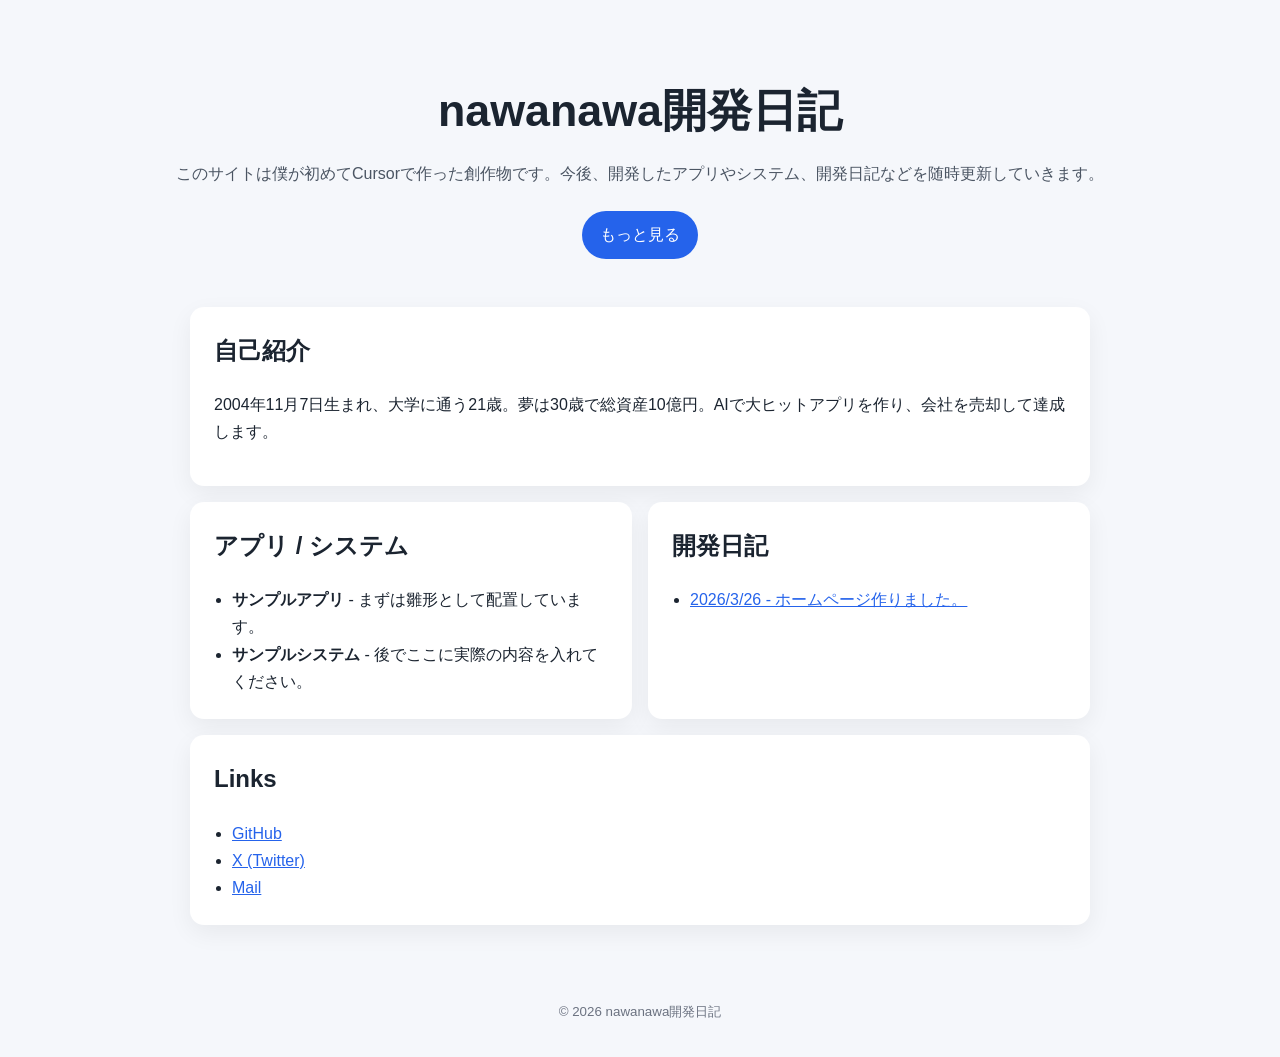
<file: index.html>
<!DOCTYPE html>
<html lang="ja">
  <head>
    <meta charset="UTF-8" />
    <meta name="viewport" content="width=device-width, initial-scale=1.0" />
    <title>nawanawa開発日記</title>
    <link rel="stylesheet" href="./style.css" />
  </head>
  <body>
    <header class="hero">
      <h1>nawanawa開発日記</h1>
      <p>このサイトは僕が初めてCursorで作った創作物です。今後、開発したアプリやシステム、開発日記などを随時更新していきます。</p>
      <a class="button" href="#self-introduction">もっと見る</a>
    </header>

    <main>
      <section id="self-introduction" class="card span-2">
        <h2>自己紹介</h2>
        <p>
          2004年11月7日生まれ、大学に通う21歳。夢は30歳で総資産10億円。AIで大ヒットアプリを作り、会社を売却して達成します。
        </p>
      </section>

      <section id="projects" class="card">
        <h2>アプリ / システム</h2>
        <ul class="project-list">
          <li>
            <strong>サンプルアプリ</strong> - まずは雛形として配置しています。
          </li>
          <li>
            <strong>サンプルシステム</strong> - 後でここに実際の内容を入れてください。
          </li>
        </ul>
      </section>

      <section id="diary" class="card">
        <h2>開発日記</h2>
        <ul class="diary-list">
          <li>
            <a href="./diary/2026-03-26.html">2026/3/26 - ホームページ作りました。</a>
          </li>
        </ul>
      </section>

      <section class="card span-2">
        <h2>Links</h2>
        <ul class="link-list">
          <li><a href="https://github.com/" target="_blank" rel="noreferrer">GitHub</a></li>
          <li><a href="https://x.com/" target="_blank" rel="noreferrer">X (Twitter)</a></li>
          <li><a href="mailto:example@example.com">Mail</a></li>
        </ul>
      </section>
    </main>

    <footer>
      <small>&copy; 2026 nawanawa開発日記</small>
    </footer>
  </body>
</html>
</file>
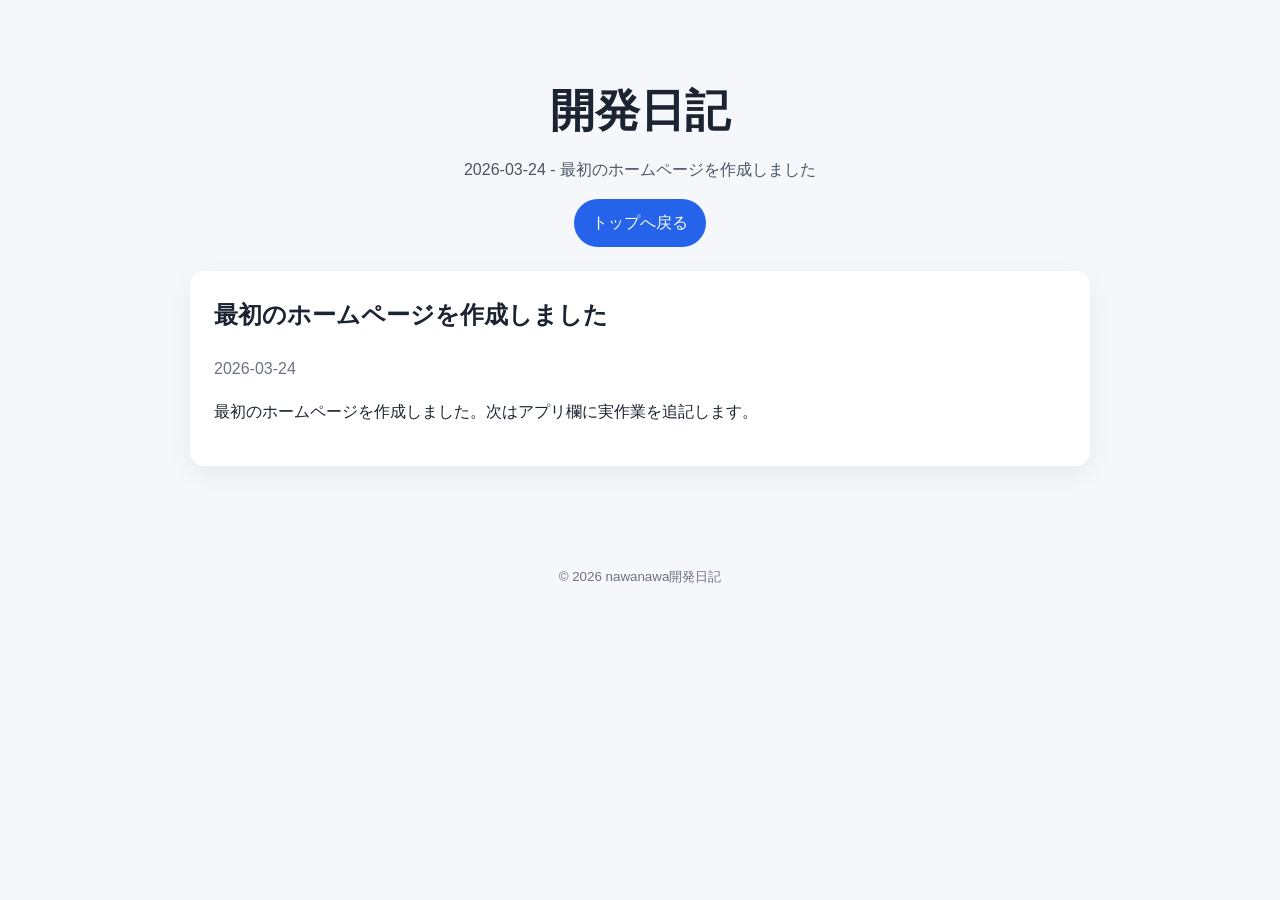
<file: diary/2026-03-24.html>
<!DOCTYPE html>
<html lang="ja">
  <head>
    <meta charset="UTF-8" />
    <meta name="viewport" content="width=device-width, initial-scale=1.0" />
    <title>2026-03-24 - 最初のホームページを作成しました</title>
    <link rel="stylesheet" href="../style.css" />
  </head>
  <body>
    <header class="hero" style="padding-bottom: 24px">
      <h1 style="margin-bottom: 8px">開発日記</h1>
      <p class="muted" style="margin: 0 0 16px">
        2026-03-24 - 最初のホームページを作成しました
      </p>
      <a class="button" href="../index.html">トップへ戻る</a>
    </header>

    <main style="padding-bottom: 24px">
      <article class="card span-2">
        <h2>最初のホームページを作成しました</h2>
        <p class="muted">2026-03-24</p>
        <p>
          最初のホームページを作成しました。次はアプリ欄に実作業を追記します。
        </p>
      </article>
    </main>

    <footer>
      <small>&copy; 2026 nawanawa開発日記</small>
    </footer>
  </body>
</html>
</file>
<file: style.css>
:root {
  color-scheme: light;
  --bg: #f5f7fb;
  --text: #1b2430;
  --card: #ffffff;
  --accent: #2563eb;
}

* {
  box-sizing: border-box;
}

body {
  margin: 0;
  font-family: -apple-system, BlinkMacSystemFont, "Segoe UI", Roboto, sans-serif;
  background: var(--bg);
  color: var(--text);
  line-height: 1.7;
}

.hero {
  text-align: center;
  padding: 72px 20px 48px;
}

.hero h1 {
  margin: 0 0 12px;
  font-size: clamp(1.8rem, 4vw, 2.8rem);
}

.hero p {
  margin: 0 0 24px;
  color: #4b5563;
}

.button {
  display: inline-block;
  background: var(--accent);
  color: #fff;
  text-decoration: none;
  padding: 10px 18px;
  border-radius: 999px;
}

main {
  width: min(900px, 92%);
  margin: 0 auto 48px;
  display: grid;
  gap: 16px;
}

.card {
  background: var(--card);
  padding: 24px;
  border-radius: 14px;
  box-shadow: 0 8px 24px rgba(0, 0, 0, 0.06);
}

.span-2 {
  grid-column: 1 / -1;
}

h2 {
  margin-top: 0;
}

ul {
  margin: 0;
  padding-left: 18px;
}

a {
  color: var(--accent);
}

.muted {
  margin: 0 0 12px;
  color: #6b7280;
}

.project-list,
.link-list {
  margin: 0;
  padding-left: 18px;
}

.diary-list {
  margin: 0;
  padding-left: 18px;
}

.diary-note {
  font-size: 0.95rem;
}

.diary {
  width: 100%;
  margin-top: 8px;
  border: 1px solid rgba(0, 0, 0, 0.12);
  border-radius: 12px;
  padding: 12px 12px;
  font-family: inherit;
  font-size: 0.98rem;
  resize: vertical;
  background: #fff;
  color: var(--text);
}

footer {
  text-align: center;
  padding: 24px 16px 32px;
  color: #6b7280;
}

@media (min-width: 920px) {
  main {
    grid-template-columns: 1fr 1fr;
  }
}
</file>
